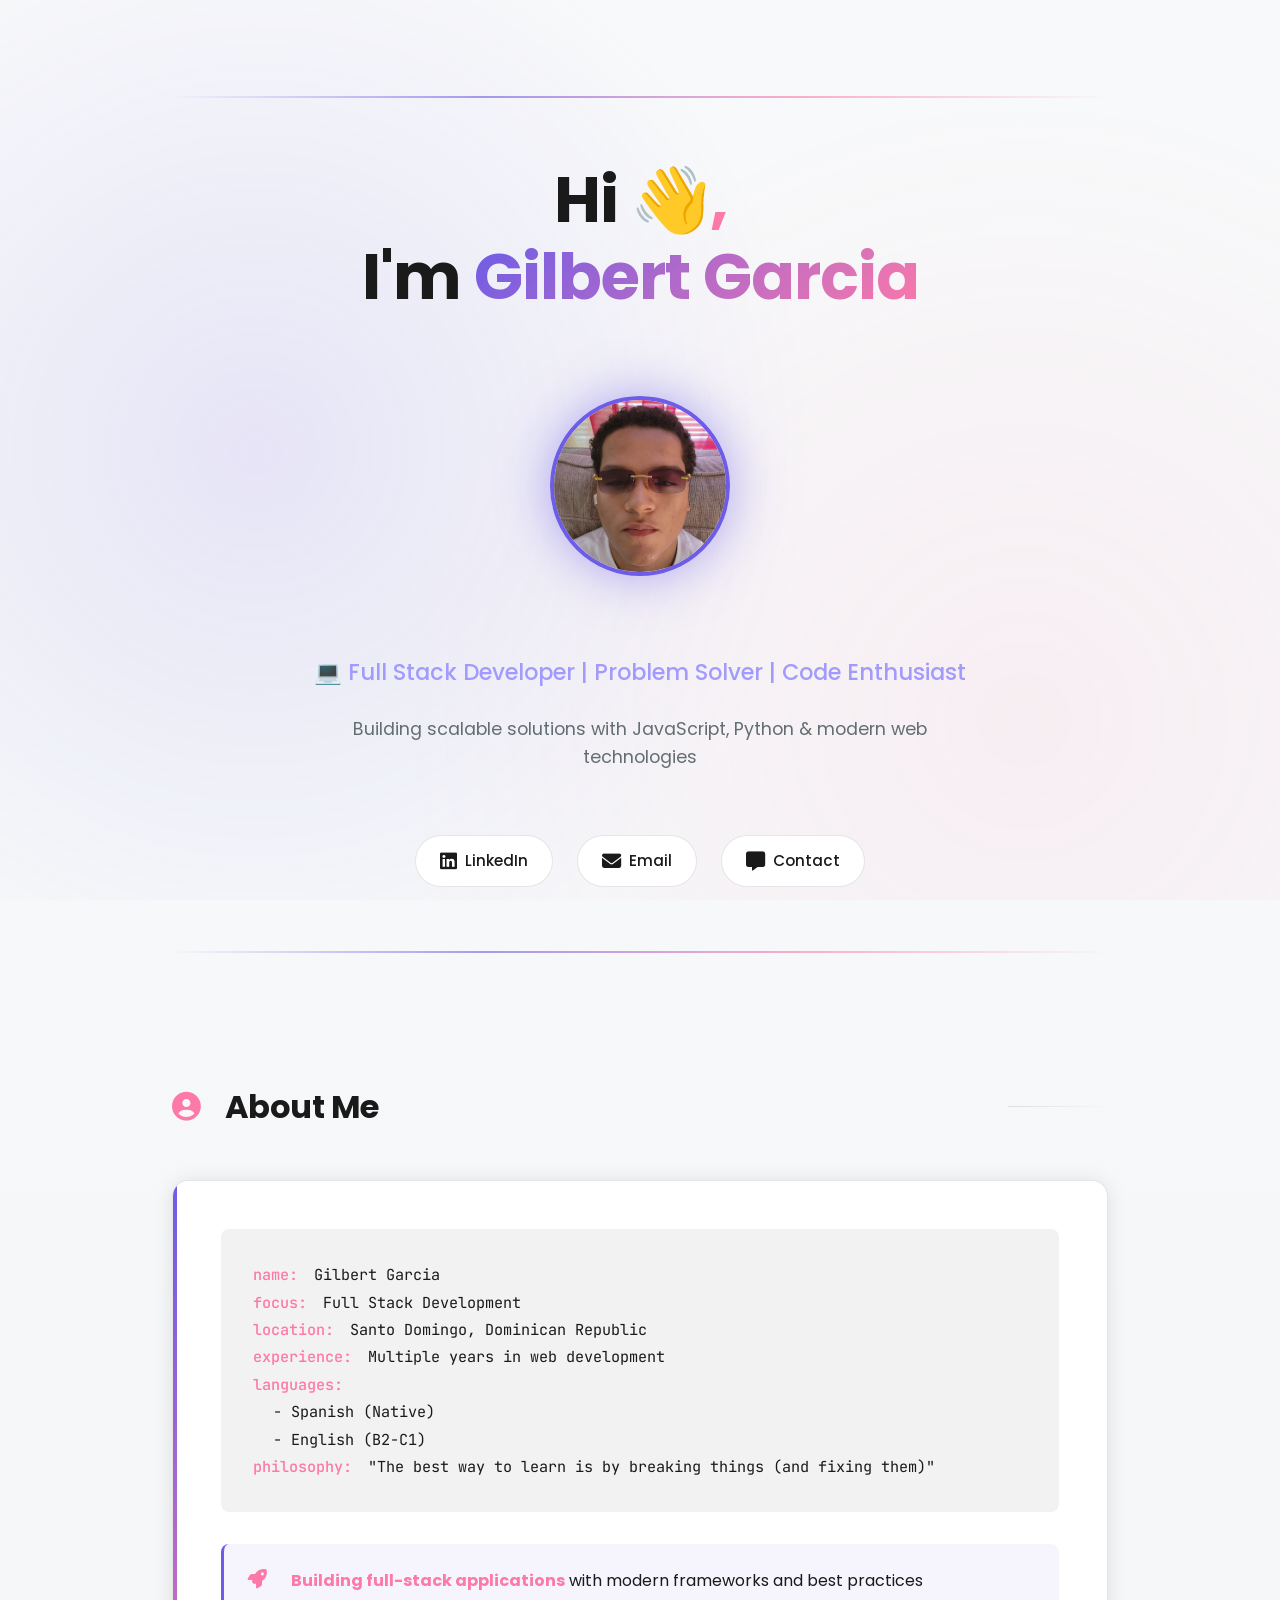
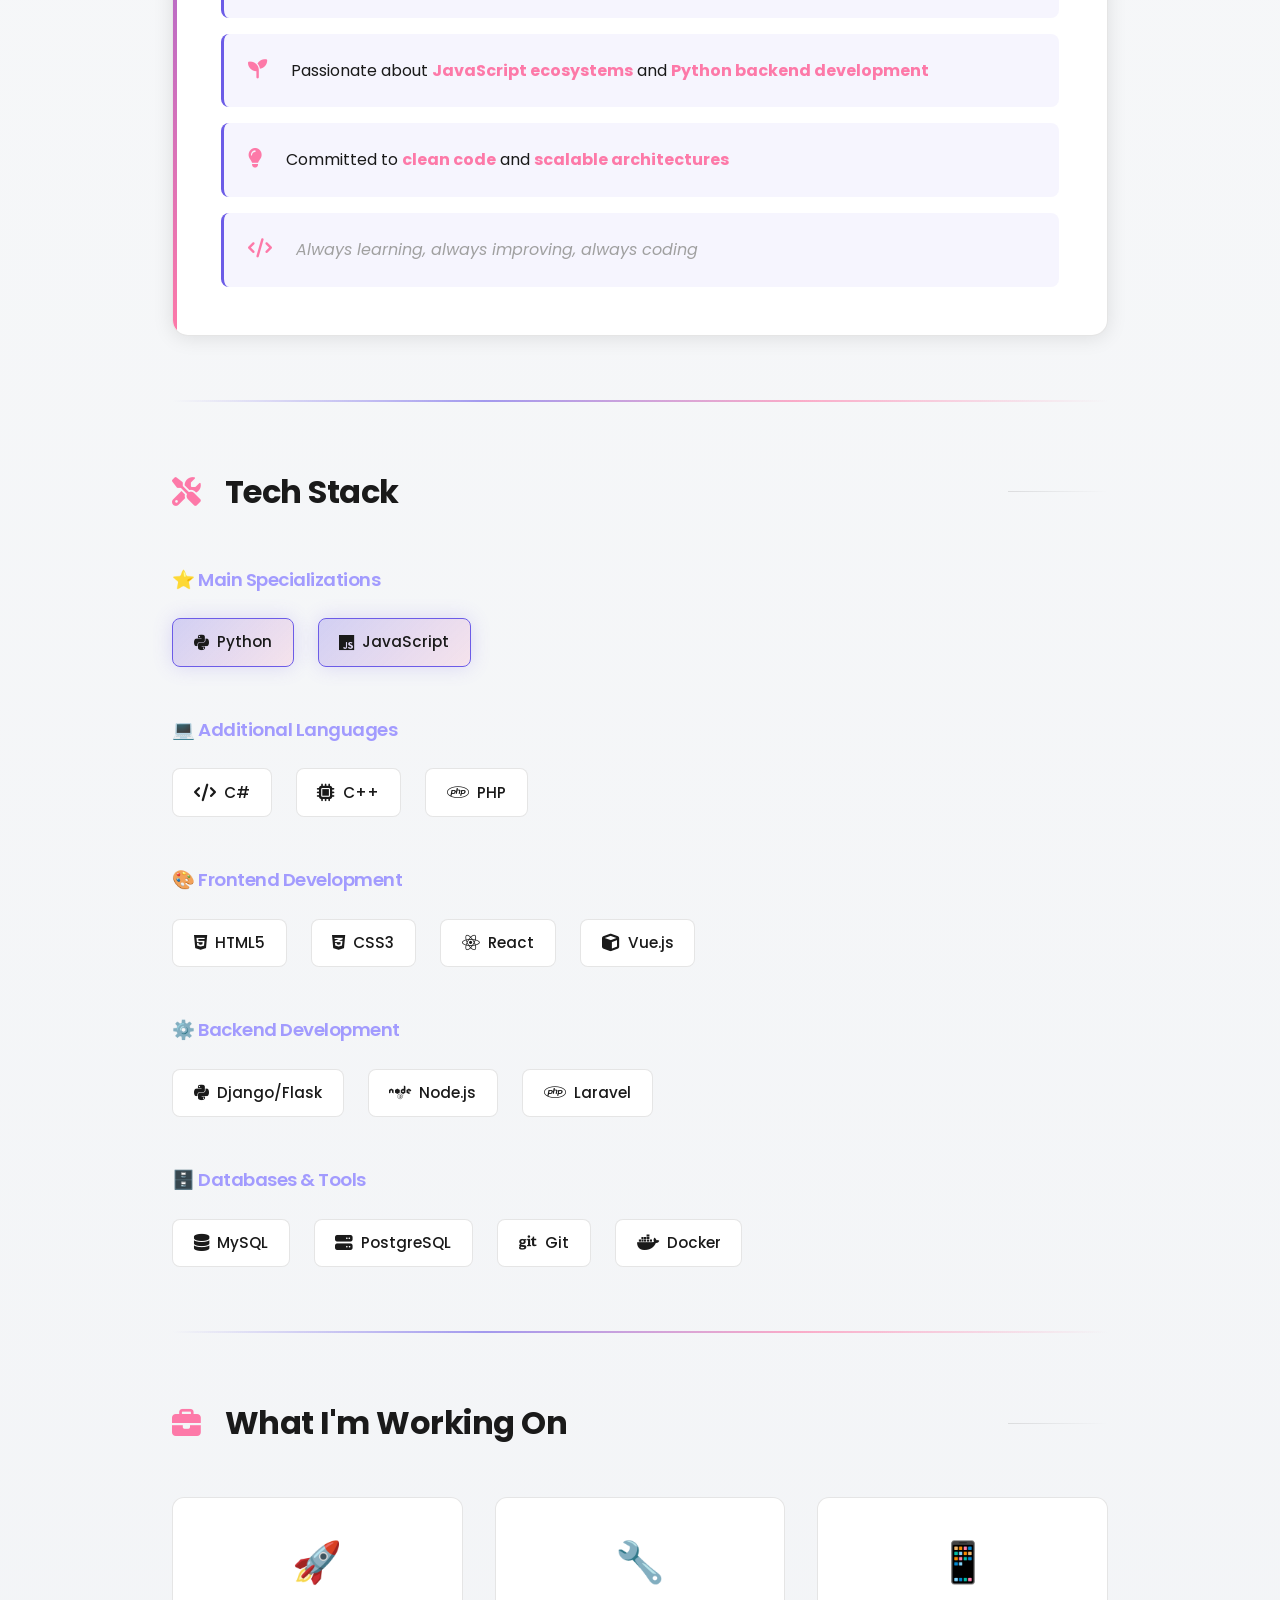
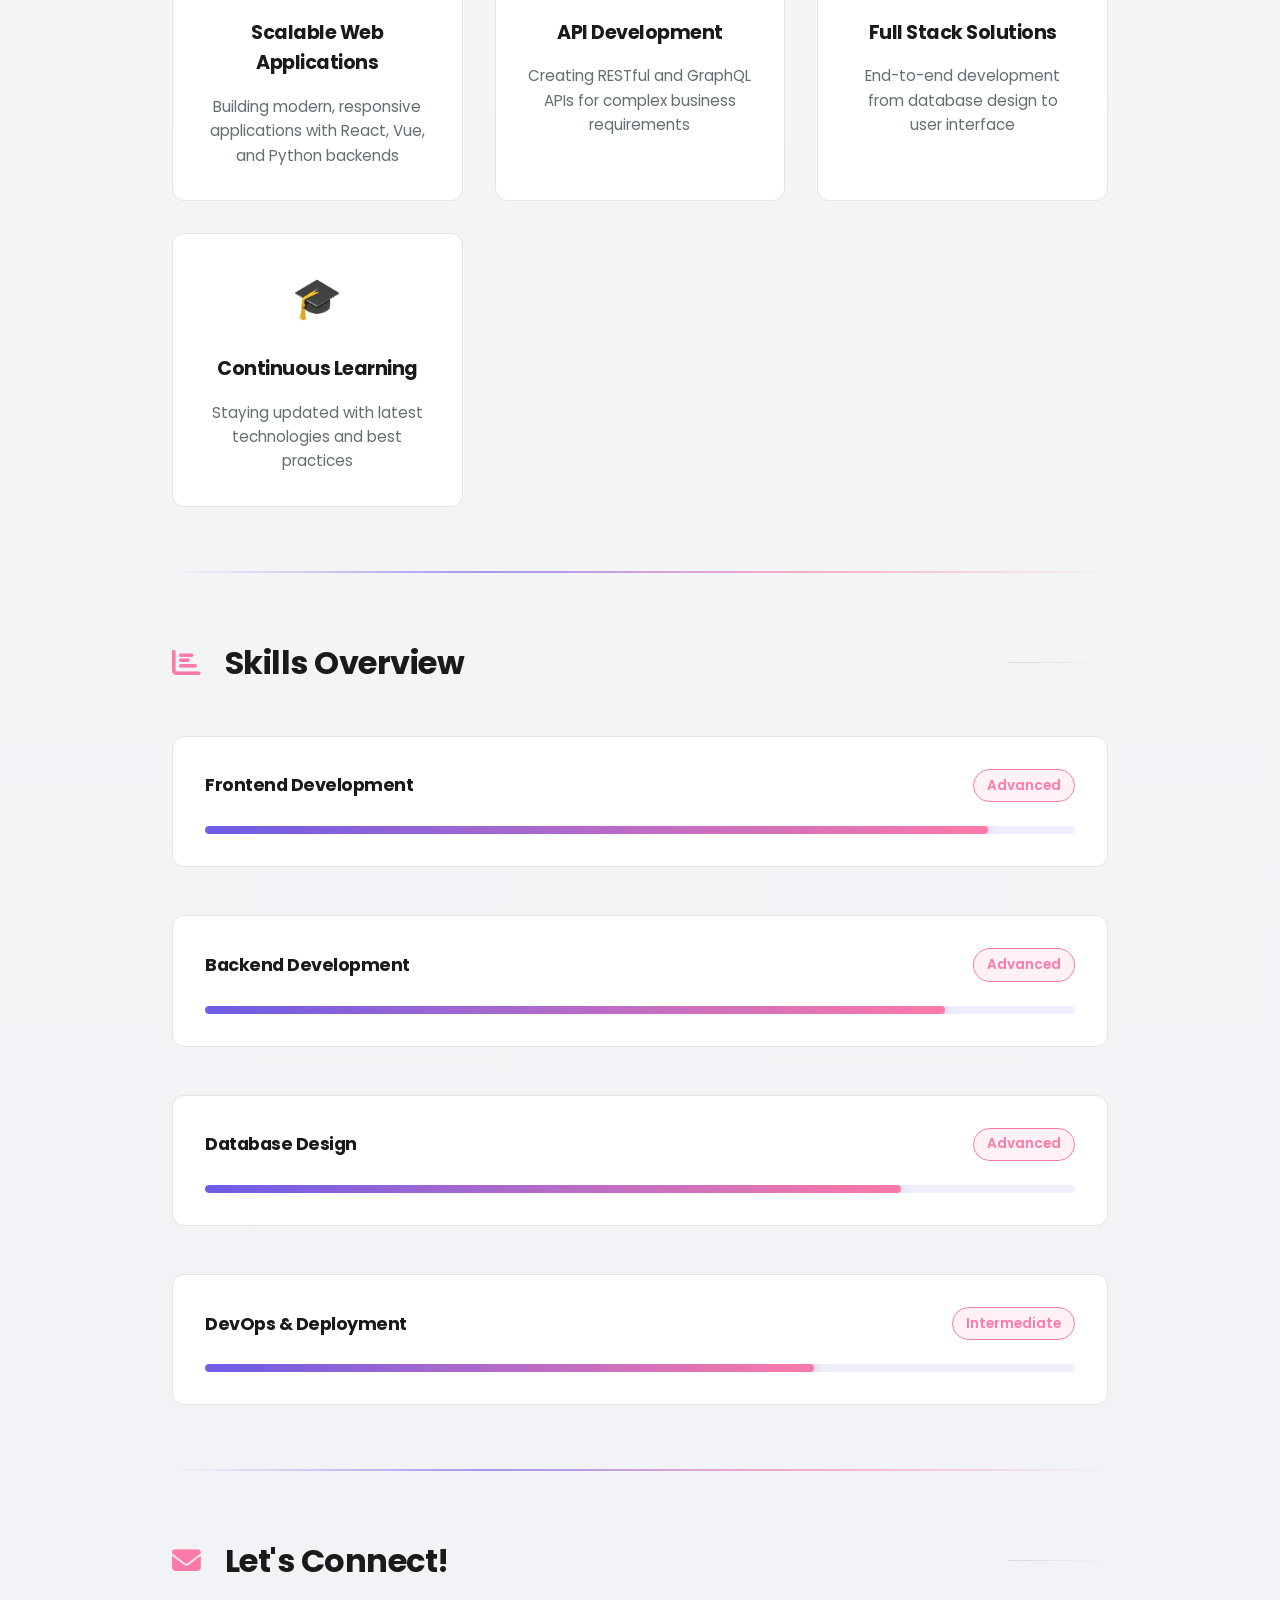
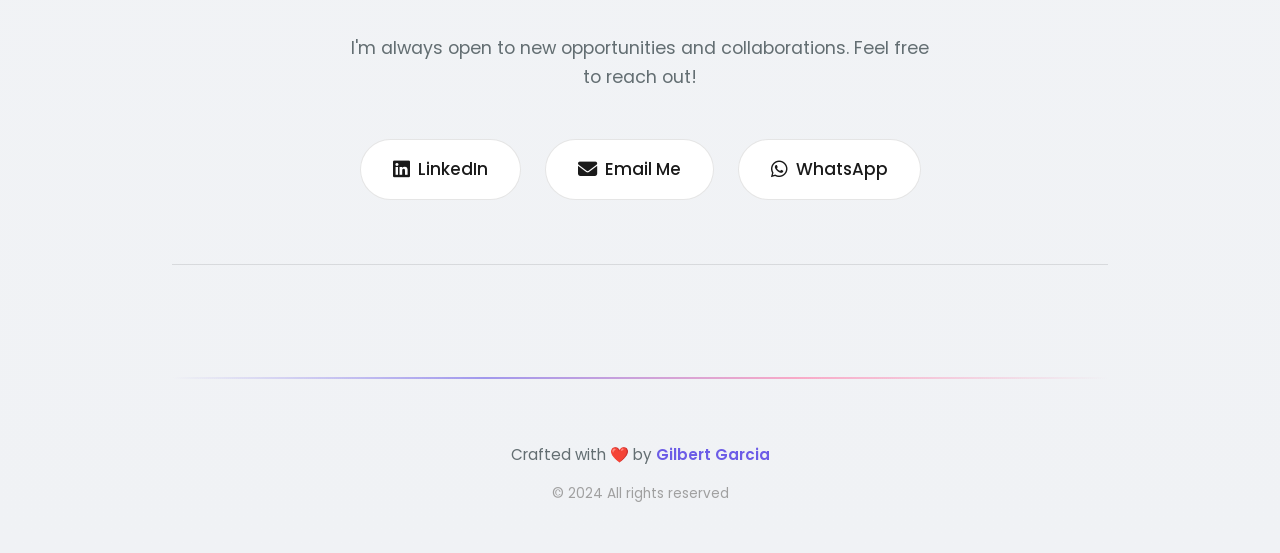
<file: index.html>
<!DOCTYPE html>
<html lang="es">
<head>
    <meta charset="UTF-8">
    <meta name="viewport" content="width=device-width, initial-scale=1.0">
    <meta name="description" content="Gilbert Garcia - Full Stack Developer from Dominican Republic">
    <meta name="theme-color" content="#6c5ce7">
    <title>Gilbert Garcia | Full Stack Developer</title>
    
    <!-- Fonts -->
    <link href="https://fonts.googleapis.com/css2?family=Poppins:wght@300;400;500;600;700&family=JetBrains+Mono:wght@400;500&display=swap" rel="stylesheet">
    
    <!-- Icons -->
    <link rel="stylesheet" href="https://cdnjs.cloudflare.com/ajax/libs/font-awesome/6.4.0/css/all.min.css">
    
    <!-- Styles -->
    <link rel="stylesheet" href="./css/Index.css">
</head>
<body>
    <!-- Animated Background -->
    <div class="bg-animation"></div>

    <div class="container">
        <!-- Header / Hero Section -->
        <header class="hero">
            <div class="divider divider-top"></div>
            
            <div class="hero-content">
                <h1 class="hero-title">
                    <span>Hi</span> <span class="wave">👋</span><span>,</span><br>
                    I'm <span class="gradient-text">Gilbert Garcia</span>
                </h1>
                
                <div class="profile-img-container">
                    <img src="img/Gilbert.jpeg" 
                         alt="Gilbert Garcia - Full Stack Developer" 
                         class="profile-img"
                         loading="lazy">
                </div>
                
                <p class="tagline">💻 Full Stack Developer | Problem Solver | Code Enthusiast</p>
                <p class="subtitle">Building scalable solutions with JavaScript, Python & modern web technologies</p>
                
                <div class="social-links">
                    <a href="https://linkedin.com/in/gilbert-garcia" target="_blank" rel="noopener noreferrer" class="social-btn" aria-label="LinkedIn">
                        <i class="fab fa-linkedin"></i>
                        <span>LinkedIn</span>
                    </a>
                    <a href="mailto:gilbert.garcia@example.com" class="social-btn" aria-label="Email">
                        <i class="fas fa-envelope"></i>
                        <span>Email</span>
                    </a>
                    <a href="#contact" class="social-btn" aria-label="Contact">
                        <i class="fas fa-message"></i>
                        <span>Contact</span>
                    </a>
                </div>
            </div>
            
            <div class="divider divider-bottom"></div>
        </header>

        <!-- About Section -->
        <section id="about" class="section scroll-reveal">
            <h2 class="section-title">
                <i class="fas fa-user-circle"></i> About Me
            </h2>
            
            <div class="about-card">
                <div class="yaml-content">
                    <div class="yaml-line">
                        <span class="yaml-key">name:</span> 
                        <span class="yaml-value">Gilbert Garcia</span>
                    </div>
                    <div class="yaml-line">
                        <span class="yaml-key">focus:</span> 
                        <span class="yaml-value">Full Stack Development</span>
                    </div>
                    <div class="yaml-line">
                        <span class="yaml-key">location:</span> 
                        <span class="yaml-value">Santo Domingo, Dominican Republic</span>
                    </div>
                    <div class="yaml-line">
                        <span class="yaml-key">experience:</span> 
                        <span class="yaml-value">Multiple years in web development</span>
                    </div>
                    <div class="yaml-line">
                        <span class="yaml-key">languages:</span>
                    </div>
                    <div class="yaml-nested">
                        <span class="yaml-value">- Spanish (Native)</span>
                    </div>
                    <div class="yaml-nested">
                        <span class="yaml-value">- English (B2-C1)</span>
                    </div>
                    <div class="yaml-line">
                        <span class="yaml-key">philosophy:</span> 
                        <span class="yaml-value">"The best way to learn is by breaking things (and fixing them)"</span>
                    </div>
                </div>
                
                <div class="highlights">
                    <div class="highlight-item">
                        <i class="fas fa-rocket"></i>
                        <div>
                            <strong>Building full-stack applications</strong> with modern frameworks and best practices
                        </div>
                    </div>
                    <div class="highlight-item">
                        <i class="fas fa-seedling"></i>
                        <div>
                            Passionate about <strong>JavaScript ecosystems</strong> and <strong>Python backend development</strong>
                        </div>
                    </div>
                    <div class="highlight-item">
                        <i class="fas fa-lightbulb"></i>
                        <div>
                            Committed to <strong>clean code</strong> and <strong>scalable architectures</strong>
                        </div>
                    </div>
                    <div class="highlight-item">
                        <i class="fas fa-code"></i>
                        <div>
                            <span class="comment">Always learning, always improving, always coding</span>
                        </div>
                    </div>
                </div>
            </div>
        </section>

        <div class="divider"></div>

        <!-- Tech Stack Section -->
        <section id="tech" class="section scroll-reveal">
            <h2 class="section-title">
                <i class="fas fa-tools"></i> Tech Stack
            </h2>
            
            <div class="tech-category">
                <h3 class="tech-title">⭐ Main Specializations</h3>
                <div class="tech-grid">
                    <div class="tech-badge main">
                        <i class="fab fa-python"></i>
                        <span>Python</span>
                    </div>
                    <div class="tech-badge main">
                        <i class="fab fa-js"></i>
                        <span>JavaScript</span>
                    </div>
                </div>
            </div>

            <div class="tech-category">
                <h3 class="tech-title">💻 Additional Languages</h3>
                <div class="tech-grid">
                    <div class="tech-badge">
                        <i class="fas fa-code"></i>
                        <span>C#</span>
                    </div>
                    <div class="tech-badge">
                        <i class="fas fa-microchip"></i>
                        <span>C++</span>
                    </div>
                    <div class="tech-badge">
                        <i class="fab fa-php"></i>
                        <span>PHP</span>
                    </div>
                </div>
            </div>

            <div class="tech-category">
                <h3 class="tech-title">🎨 Frontend Development</h3>
                <div class="tech-grid">
                    <div class="tech-badge">
                        <i class="fab fa-html5"></i>
                        <span>HTML5</span>
                    </div>
                    <div class="tech-badge">
                        <i class="fab fa-css3-alt"></i>
                        <span>CSS3</span>
                    </div>
                    <div class="tech-badge">
                        <i class="fab fa-react"></i>
                        <span>React</span>
                    </div>
                    <div class="tech-badge">
                        <i class="fas fa-cube"></i>
                        <span>Vue.js</span>
                    </div>
                </div>
            </div>

            <div class="tech-category">
                <h3 class="tech-title">⚙️ Backend Development</h3>
                <div class="tech-grid">
                    <div class="tech-badge">
                        <i class="fab fa-python"></i>
                        <span>Django/Flask</span>
                    </div>
                    <div class="tech-badge">
                        <i class="fab fa-node"></i>
                        <span>Node.js</span>
                    </div>
                    <div class="tech-badge">
                        <i class="fab fa-php"></i>
                        <span>Laravel</span>
                    </div>
                </div>
            </div>

            <div class="tech-category">
                <h3 class="tech-title">🗄️ Databases & Tools</h3>
                <div class="tech-grid">
                    <div class="tech-badge">
                        <i class="fas fa-database"></i>
                        <span>MySQL</span>
                    </div>
                    <div class="tech-badge">
                        <i class="fas fa-server"></i>
                        <span>PostgreSQL</span>
                    </div>
                    <div class="tech-badge">
                        <i class="fab fa-git"></i>
                        <span>Git</span>
                    </div>
                    <div class="tech-badge">
                        <i class="fab fa-docker"></i>
                        <span>Docker</span>
                    </div>
                </div>
            </div>
        </section>

        <div class="divider"></div>

        <!-- Current Projects Section -->
        <section id="projects" class="section scroll-reveal">
            <h2 class="section-title">
                <i class="fas fa-briefcase"></i> What I'm Working On
            </h2>
            
            <div class="projects-grid">
                <div class="project-card">
                    <div class="project-icon">🚀</div>
                    <h3>Scalable Web Applications</h3>
                    <p>Building modern, responsive applications with React, Vue, and Python backends</p>
                </div>
                
                <div class="project-card">
                    <div class="project-icon">🔧</div>
                    <h3>API Development</h3>
                    <p>Creating RESTful and GraphQL APIs for complex business requirements</p>
                </div>
                
                <div class="project-card">
                    <div class="project-icon">📱</div>
                    <h3>Full Stack Solutions</h3>
                    <p>End-to-end development from database design to user interface</p>
                </div>
                
                <div class="project-card">
                    <div class="project-icon">🎓</div>
                    <h3>Continuous Learning</h3>
                    <p>Staying updated with latest technologies and best practices</p>
                </div>
            </div>
        </section>

        <div class="divider"></div>

        <!-- Skills Stats -->
        <section id="skills" class="section scroll-reveal">
            <h2 class="section-title">
                <i class="fas fa-chart-bar"></i> Skills Overview
            </h2>
            
            <div class="skills-container">
                <div class="skill-item">
                    <div class="skill-header">
                        <h4>Frontend Development</h4>
                        <span class="skill-level">Advanced</span>
                    </div>
                    <div class="skill-bar">
                        <div class="skill-progress" style="--progress: 90%"></div>
                    </div>
                </div>
                
                <div class="skill-item">
                    <div class="skill-header">
                        <h4>Backend Development</h4>
                        <span class="skill-level">Advanced</span>
                    </div>
                    <div class="skill-bar">
                        <div class="skill-progress" style="--progress: 85%"></div>
                    </div>
                </div>
                
                <div class="skill-item">
                    <div class="skill-header">
                        <h4>Database Design</h4>
                        <span class="skill-level">Advanced</span>
                    </div>
                    <div class="skill-bar">
                        <div class="skill-progress" style="--progress: 80%"></div>
                    </div>
                </div>
                
                <div class="skill-item">
                    <div class="skill-header">
                        <h4>DevOps & Deployment</h4>
                        <span class="skill-level">Intermediate</span>
                    </div>
                    <div class="skill-bar">
                        <div class="skill-progress" style="--progress: 70%"></div>
                    </div>
                </div>
            </div>
        </section>

        <div class="divider"></div>

        <!-- Contact Section -->
        <section id="contact" class="section scroll-reveal contact-section">
            <h2 class="section-title">
                <i class="fas fa-envelope"></i> Let's Connect!
            </h2>
            
            <p class="contact-text">I'm always open to new opportunities and collaborations. Feel free to reach out!</p>
            
            <div class="social-links contact-links">
                <a href="https://linkedin.com/in/gilbert-garcia" target="_blank" rel="noopener noreferrer" class="social-btn large" aria-label="Visit LinkedIn">
                    <i class="fab fa-linkedin"></i>
                    <span>LinkedIn</span>
                </a>
                <a href="mailto:gilbert.garcia@example.com" class="social-btn large" aria-label="Send email">
                    <i class="fas fa-envelope"></i>
                    <span>Email Me</span>
                </a>
                <a href="https://wa.me/1234567890" target="_blank" rel="noopener noreferrer" class="social-btn large" aria-label="WhatsApp">
                    <i class="fab fa-whatsapp"></i>
                    <span>WhatsApp</span>
                </a>
            </div>
        </section>

        <!-- Footer -->
        <footer class="footer">
            <div class="divider"></div>
            <p class="footer-text">
                Crafted with <span class="heart">❤️</span> by 
                <a href="#home" class="footer-link">Gilbert Garcia</a>
            </p>
            <p class="footer-subtext">© 2024 All rights reserved</p>
        </footer>
    </div>

    <!-- Scripts -->
    <script src="./js/index.js"></script>
</body>
</html>
</file>
<file: css/Index.css>
/* ========================================
   VARIABLES Y TEMAS
   ======================================== */

:root {
    /* Colores principales */
    --primary: #6c5ce7;
    --primary-dark: #5f4dd8;
    --primary-light: #8b7dd9;
    --secondary: #a29bfe;
    --accent: #fd79a8;
    --accent-dark: #f56b9d;
    --success: #00b894;
    --warning: #fdcb6e;
    --error: #d63031;

    /* Backgrounds */
    --bg-dark: #0f0f1e;
    --bg-darker: #0a0a14;
    --bg-card: #16213e;
    --bg-card-hover: #1e2a52;

    /* Texto */
    --text-primary: #dfe6e9;
    --text-secondary: #b2bec3;
    --text-tertiary: #636e72;

    /* Bordes */
    --border: rgba(255, 255, 255, 0.1);
    --border-light: rgba(255, 255, 255, 0.05);

    /* Tipografía */
    --font-display: 'Poppins', sans-serif;
    --font-body: 'Poppins', sans-serif;
    --font-mono: 'JetBrains Mono', monospace;

    /* Espacios */
    --spacing-xs: 0.5rem;
    --spacing-sm: 1rem;
    --spacing-md: 1.5rem;
    --spacing-lg: 2rem;
    --spacing-xl: 3rem;
    --spacing-2xl: 4rem;

    /* Radios */
    --radius-sm: 8px;
    --radius-md: 12px;
    --radius-lg: 16px;
    --radius-full: 50%;

    /* Sombras */
    --shadow-sm: 0 2px 8px rgba(0, 0, 0, 0.3);
    --shadow-md: 0 10px 30px rgba(0, 0, 0, 0.4);
    --shadow-lg: 0 20px 60px rgba(0, 0, 0, 0.5);
    --shadow-primary: 0 0 30px rgba(108, 92, 231, 0.3);
    --shadow-primary-lg: 0 0 50px rgba(108, 92, 231, 0.5);

    /* Transiciones */
    --transition-fast: 0.2s ease;
    --transition-base: 0.3s ease;
    --transition-slow: 0.5s ease;
}

/* ========================================
   RESET Y ESTILOS GLOBALES
   ======================================== */

* {
    margin: 0;
    padding: 0;
    box-sizing: border-box;
}

html {
    scroll-behavior: smooth;
}

body {
    font-family: var(--font-body);
    background: linear-gradient(to bottom, var(--bg-dark), var(--bg-darker));
    color: var(--text-primary);
    line-height: 1.6;
    overflow-x: hidden;
    min-height: 100vh;
}

/* ========================================
   FONDO ANIMADO
   ======================================== */

.bg-animation {
    position: fixed;
    top: 0;
    left: 0;
    width: 100%;
    height: 100%;
    z-index: -1;
    background:
        radial-gradient(circle at 20% 50%, rgba(108, 92, 231, 0.12) 0%, transparent 50%),
        radial-gradient(circle at 80% 80%, rgba(253, 121, 168, 0.08) 0%, transparent 50%);
    pointer-events: none;
}

.bg-animation.moved {
    transition: transform var(--transition-slow);
}

/* ========================================
   COMPONENTES BASE
   ======================================== */

.container {
    max-width: 1000px;
    margin: 0 auto;
    padding: 0 var(--spacing-lg);
    position: relative;
    z-index: 1;
}

/* Divisores */
.divider {
    width: 100%;
    height: 2px;
    background: linear-gradient(90deg, 
        transparent, 
        var(--primary), 
        var(--accent), 
        transparent);
    margin: var(--spacing-2xl) 0;
    opacity: 0.6;
    animation: pulse-divider 3s infinite;
}

.divider-top {
    margin: var(--spacing-lg) 0 var(--spacing-2xl) 0;
}

.divider-bottom {
    margin: var(--spacing-2xl) 0 var(--spacing-lg) 0;
}

@keyframes pulse-divider {
    0%, 100% { opacity: 0.4; }
    50% { opacity: 0.8; }
}

/* ========================================
   TIPOGRAFÍA Y TÍTULOS
   ======================================== */

h1, h2, h3, h4, h5, h6 {
    font-weight: 700;
    letter-spacing: -0.5px;
}

.section-title {
    font-size: 2rem;
    margin-bottom: var(--spacing-xl);
    display: flex;
    align-items: center;
    gap: var(--spacing-md);
    color: var(--text-primary);
    position: relative;
}

.section-title i {
    color: var(--accent);
    font-size: 1.8rem;
}

.section-title::after {
    content: '';
    flex-grow: 1;
    height: 1px;
    background: linear-gradient(to right, var(--border) 0%, transparent 100%);
    margin-left: auto;
    max-width: 100px;
}

.gradient-text {
    background: linear-gradient(135deg, var(--primary), var(--accent));
    -webkit-background-clip: text;
    -webkit-text-fill-color: transparent;
    background-clip: text;
}

/* ========================================
   HEADER / HERO
   ======================================== */

.hero {
    text-align: center;
    padding: var(--spacing-2xl) 0 var(--spacing-lg);
    position: relative;
}

.hero-content {
    animation: fadeInUp 0.8s ease 0.1s backwards;
}

.hero-title {
    font-size: clamp(2.5rem, 8vw, 4rem);
    margin: var(--spacing-lg) 0;
    line-height: 1.2;
    font-weight: 700;
    letter-spacing: -1px;
}

.hero-title span:nth-child(3) {
    color: var(--accent);
}

.wave {
    display: inline-block;
    animation: wave 2s infinite;
    transform-origin: 70% 70%;
}

@keyframes wave {
    0%, 100% { transform: rotate(0deg); }
    25% { transform: rotate(20deg); }
    75% { transform: rotate(-10deg); }
}

.tagline {
    font-size: 1.4rem;
    color: var(--secondary);
    font-weight: 500;
    margin: var(--spacing-md) 0;
    animation: fadeInUp 0.8s ease 0.2s backwards;
}

.subtitle {
    font-size: 1.1rem;
    color: var(--text-secondary);
    margin: var(--spacing-sm) 0 var(--spacing-2xl);
    max-width: 600px;
    margin-left: auto;
    margin-right: auto;
    animation: fadeInUp 0.8s ease 0.3s backwards;
}

.profile-img-container {
    position: relative;
    display: inline-block;
    margin: var(--spacing-xl) 0;
    animation: fadeInUp 0.8s ease 0.4s backwards;
}

.profile-img {
    width: 180px;
    height: 180px;
    border-radius: var(--radius-full);
    border: 4px solid var(--primary);
    object-fit: cover;
    box-shadow: var(--shadow-primary-lg);
    transition: transform var(--transition-base), box-shadow var(--transition-base);
    animation: float 6s ease-in-out infinite;
}

@keyframes float {
    0%, 100% { transform: translateY(0); }
    50% { transform: translateY(-15px); }
}

.profile-img:hover {
    transform: scale(1.08) translateY(-15px);
    box-shadow: var(--shadow-primary-lg);
}

/* Links Sociales */
.social-links {
    display: flex;
    gap: var(--spacing-md);
    justify-content: center;
    flex-wrap: wrap;
    animation: fadeInUp 0.8s ease 0.5s backwards;
}

.social-btn {
    display: inline-flex;
    align-items: center;
    gap: var(--spacing-xs);
    padding: 0.8rem 1.5rem;
    background: var(--bg-card);
    border: 1px solid var(--border);
    border-radius: 50px;
    color: var(--text-primary);
    text-decoration: none;
    transition: all var(--transition-base);
    font-weight: 500;
    font-size: 0.95rem;
    position: relative;
    overflow: hidden;
}

.social-btn::before {
    content: '';
    position: absolute;
    top: 0;
    left: -100%;
    width: 100%;
    height: 100%;
    background: linear-gradient(135deg, var(--primary), var(--accent));
    transition: left var(--transition-base);
    z-index: -1;
}

.social-btn:hover {
    transform: translateY(-3px);
    border-color: var(--primary);
    box-shadow: var(--shadow-primary);
}

.social-btn:hover::before {
    left: 0;
}

.social-btn.large {
    padding: 1rem 2rem;
    font-size: 1.05rem;
}

.social-btn i {
    font-size: 1.2rem;
}

/* ========================================
   SECCIONES
   ======================================== */

.section {
    margin: var(--spacing-2xl) 0;
    animation: fadeInUp 0.8s ease;
}

.scroll-reveal {
    opacity: 0;
    transform: translateY(40px);
    transition: all 0.8s ease;
}

.scroll-reveal.active {
    opacity: 1;
    transform: translateY(0);
}

/* ========================================
   ABOUT CARD
   ======================================== */

.about-card {
    background: var(--bg-card);
    border: 1px solid var(--border);
    border-radius: var(--radius-lg);
    padding: var(--spacing-xl);
    position: relative;
    overflow: hidden;
    backdrop-filter: blur(10px);
}

.about-card::before {
    content: '';
    position: absolute;
    top: 0;
    left: 0;
    width: 4px;
    height: 100%;
    background: linear-gradient(to bottom, var(--primary), var(--accent));
}

/* YAML Content */
.yaml-content {
    font-family: var(--font-mono);
    font-size: 0.95rem;
    line-height: 1.8;
    margin-bottom: var(--spacing-lg);
    background: rgba(0, 0, 0, 0.3);
    padding: var(--spacing-lg);
    border-radius: var(--radius-sm);
    overflow-x: auto;
}

.yaml-line {
    display: flex;
    gap: var(--spacing-sm);
}

.yaml-nested {
    margin-left: 20px;
    color: var(--text-primary);
}

.yaml-key {
    color: var(--accent);
    font-weight: 500;
}

.yaml-value {
    color: var(--text-primary);
}

.yaml-comment {
    color: var(--text-tertiary);
    font-style: italic;
}

/* Highlights */
.highlights {
    margin-top: var(--spacing-lg);
    display: grid;
    gap: var(--spacing-sm);
}

.highlight-item {
    display: flex;
    align-items: flex-start;
    gap: var(--spacing-md);
    padding: var(--spacing-md);
    background: rgba(108, 92, 231, 0.06);
    border-radius: var(--radius-sm);
    border-left: 3px solid var(--primary);
    transition: all var(--transition-base);
}

.highlight-item:hover {
    transform: translateX(8px);
    background: rgba(108, 92, 231, 0.12);
    border-left-color: var(--accent);
}

.highlight-item i {
    color: var(--accent);
    margin-top: 2px;
    font-size: 1.2rem;
    flex-shrink: 0;
}

.highlight-item strong {
    color: var(--accent);
}

.comment {
    color: var(--text-tertiary);
    font-style: italic;
}

/* ========================================
   TECH STACK
   ======================================== */

.tech-category {
    margin-bottom: var(--spacing-xl);
}

.tech-title {
    font-size: 1.15rem;
    color: var(--secondary);
    margin-bottom: var(--spacing-md);
    font-weight: 600;
}

.tech-grid {
    display: flex;
    flex-wrap: wrap;
    gap: var(--spacing-md);
}

.tech-badge {
    display: inline-flex;
    align-items: center;
    gap: var(--spacing-xs);
    padding: 0.7rem 1.3rem;
    background: var(--bg-card);
    border: 1px solid var(--border);
    border-radius: var(--radius-sm);
    font-size: 0.95rem;
    transition: all var(--transition-base);
    cursor: pointer;
    font-weight: 500;
}

.tech-badge:hover {
    border-color: var(--primary);
    transform: translateY(-3px);
    box-shadow: var(--shadow-md);
    background: var(--bg-card-hover);
}

.tech-badge:active {
    transform: translateY(-1px);
}

.tech-badge i {
    font-size: 1.1rem;
}

.tech-badge.main {
    background: linear-gradient(135deg, rgba(108, 92, 231, 0.25), rgba(253, 121, 168, 0.15));
    border-color: var(--primary);
    box-shadow: 0 0 20px rgba(108, 92, 231, 0.2);
}

.tech-badge.main:hover {
    box-shadow: 0 0 30px rgba(108, 92, 231, 0.4);
}

/* ========================================
   PROJECTS / WORKING ON
   ======================================== */

.projects-grid {
    display: grid;
    grid-template-columns: repeat(auto-fit, minmax(250px, 1fr));
    gap: var(--spacing-lg);
    margin-bottom: var(--spacing-xl);
}

.project-card {
    background: var(--bg-card);
    border: 1px solid var(--border);
    border-radius: var(--radius-md);
    padding: var(--spacing-lg);
    text-align: center;
    transition: all var(--transition-base);
    position: relative;
    overflow: hidden;
}

.project-card::before {
    content: '';
    position: absolute;
    top: 0;
    left: 0;
    width: 0;
    height: 100%;
    background: linear-gradient(135deg, var(--primary), var(--accent));
    opacity: 0.1;
    transition: width var(--transition-base);
    z-index: 0;
}

.project-card:hover {
    border-color: var(--primary);
    transform: translateY(-8px);
    box-shadow: var(--shadow-lg);
}

.project-card:hover::before {
    width: 100%;
}

.project-card > * {
    position: relative;
    z-index: 1;
}

.project-icon {
    font-size: 2.5rem;
    margin-bottom: var(--spacing-md);
    animation: float 6s ease-in-out infinite;
}

.project-icon:nth-of-type(2) {
    animation-delay: 0.5s;
}

.project-icon:nth-of-type(3) {
    animation-delay: 1s;
}

.project-icon:nth-of-type(4) {
    animation-delay: 1.5s;
}

.project-card h3 {
    font-size: 1.2rem;
    margin-bottom: var(--spacing-sm);
    color: var(--text-primary);
}

.project-card p {
    font-size: 0.95rem;
    color: var(--text-secondary);
    line-height: 1.6;
}

/* ========================================
   SKILLS
   ======================================== */

.skills-container {
    display: grid;
    gap: var(--spacing-xl);
}

.skill-item {
    background: var(--bg-card);
    border: 1px solid var(--border);
    border-radius: var(--radius-md);
    padding: var(--spacing-lg);
    transition: all var(--transition-base);
}

.skill-item:hover {
    border-color: var(--primary);
    background: var(--bg-card-hover);
}

.skill-header {
    display: flex;
    justify-content: space-between;
    align-items: center;
    margin-bottom: var(--spacing-md);
}

.skill-header h4 {
    font-size: 1.1rem;
    color: var(--text-primary);
}

.skill-level {
    font-size: 0.85rem;
    color: var(--accent);
    font-weight: 600;
    background: rgba(253, 121, 168, 0.1);
    padding: 0.3rem 0.8rem;
    border-radius: 20px;
    border: 1px solid var(--accent);
}

.skill-bar {
    width: 100%;
    height: 8px;
    background: rgba(108, 92, 231, 0.1);
    border-radius: 10px;
    overflow: hidden;
}

.skill-progress {
    height: 100%;
    background: linear-gradient(90deg, var(--primary), var(--accent));
    width: var(--progress, 0%);
    animation: fillBar 1.5s ease-out forwards;
    border-radius: 10px;
    box-shadow: 0 0 10px rgba(108, 92, 231, 0.5);
}

@keyframes fillBar {
    from { width: 0%; }
}

/* ========================================
   CONTACT SECTION
   ======================================== */

.contact-section {
    text-align: center;
}

.contact-text {
    font-size: 1.1rem;
    color: var(--text-secondary);
    margin-bottom: var(--spacing-xl);
    max-width: 600px;
    margin-left: auto;
    margin-right: auto;
}

.contact-links {
    margin-top: var(--spacing-xl);
}

/* ========================================
   FOOTER
   ======================================== */

.footer {
    text-align: center;
    padding: var(--spacing-xl) 0;
    margin-top: var(--spacing-2xl);
    border-top: 1px solid var(--border);
}

.footer-text {
    color: var(--text-secondary);
    font-size: 0.95rem;
}

.footer-subtext {
    color: var(--text-tertiary);
    font-size: 0.85rem;
    margin-top: var(--spacing-sm);
}

.footer-link {
    color: var(--primary);
    text-decoration: none;
    transition: color var(--transition-base);
    font-weight: 600;
}

.footer-link:hover {
    color: var(--accent);
}

.heart {
    color: var(--accent);
    display: inline-block;
    animation: heartbeat 1.5s infinite;
}

@keyframes heartbeat {
    0%, 100% { transform: scale(1); }
    25% { transform: scale(1.1); }
    50% { transform: scale(1.2); }
}

/* ========================================
   ANIMACIONES PRINCIPALES
   ======================================== */

@keyframes fadeInUp {
    from {
        opacity: 0;
        transform: translateY(30px);
    }
    to {
        opacity: 1;
        transform: translateY(0);
    }
}

@keyframes fadeIn {
    from { opacity: 0; }
    to { opacity: 1; }
}

/* ========================================
   SCROLLBAR PERSONALIZADA
   ======================================== */

::-webkit-scrollbar {
    width: 12px;
}

::-webkit-scrollbar-track {
    background: var(--bg-dark);
}

::-webkit-scrollbar-thumb {
    background: linear-gradient(to bottom, var(--primary), var(--accent));
    border-radius: 6px;
    border: 2px solid var(--bg-dark);
}

::-webkit-scrollbar-thumb:hover {
    background: linear-gradient(to bottom, var(--primary-light), var(--accent));
}

/* ========================================
   RESPONSIVE
   ======================================== */

@media (max-width: 768px) {
    :root {
        --spacing-lg: 1.5rem;
        --spacing-xl: 2rem;
        --spacing-2xl: 2.5rem;
    }

    .container {
        padding: 0 var(--spacing-md);
    }

    .hero-title {
        font-size: 1.8rem;
    }

    .tagline {
        font-size: 1.1rem;
    }

    .section-title {
        font-size: 1.5rem;
    }

    .section-title::after {
        display: none;
    }

    .profile-img {
        width: 140px;
        height: 140px;
    }

    .social-links {
        gap: var(--spacing-sm);
    }

    .social-btn {
        padding: 0.7rem 1.2rem;
        font-size: 0.9rem;
    }

    .projects-grid {
        grid-template-columns: 1fr;
    }

    .yaml-content {
        font-size: 0.85rem;
        padding: var(--spacing-md);
    }

    .tech-grid {
        gap: var(--spacing-sm);
    }

    .tech-badge {
        padding: 0.6rem 1rem;
        font-size: 0.9rem;
    }

    .divider {
        margin: var(--spacing-xl) 0;
    }
}

@media (max-width: 480px) {
    :root {
        --spacing-md: 1rem;
        --spacing-lg: 1.2rem;
        --spacing-xl: 1.5rem;
        --spacing-2xl: 2rem;
    }

    .hero-title {
        font-size: 1.5rem;
    }

    .tagline {
        font-size: 1rem;
    }

    .subtitle {
        font-size: 0.95rem;
    }

    .section-title {
        font-size: 1.3rem;
    }

    .profile-img {
        width: 120px;
        height: 120px;
    }

    .social-btn {
        padding: 0.6rem 1rem;
        font-size: 0.85rem;
    }

    .social-btn span {
        display: none;
    }

    .social-btn i {
        font-size: 1rem;
    }

    .tech-badge {
        padding: 0.5rem 0.9rem;
        font-size: 0.85rem;
    }

    .highlight-item {
        padding: var(--spacing-md);
        gap: var(--spacing-sm);
    }

    .skill-header {
        flex-direction: column;
        align-items: flex-start;
    }

    .skill-level {
        margin-top: var(--spacing-sm);
    }
}

/* ========================================
   PREFERENCIAS DE USUARIO
   ======================================== */

@media (prefers-reduced-motion: reduce) {
    * {
        animation-duration: 0.01ms !important;
        animation-iteration-count: 1 !important;
        transition-duration: 0.01ms !important;
    }
}

@media (prefers-color-scheme: light) {
    :root {
        --bg-dark: #f8f9fa;
        --bg-darker: #f0f2f5;
        --bg-card: #ffffff;
        --bg-card-hover: #f8f9fa;
        --text-primary: #1a1a1a;
        --text-secondary: #636e72;
        --text-tertiary: #a0a0a0;
        --border: rgba(0, 0, 0, 0.1);
        --border-light: rgba(0, 0, 0, 0.05);
    }

    .yaml-content {
        background: rgba(0, 0, 0, 0.05);
    }

    .about-card {
        box-shadow: 0 2px 20px rgba(0, 0, 0, 0.1);
    }
}
</file>
